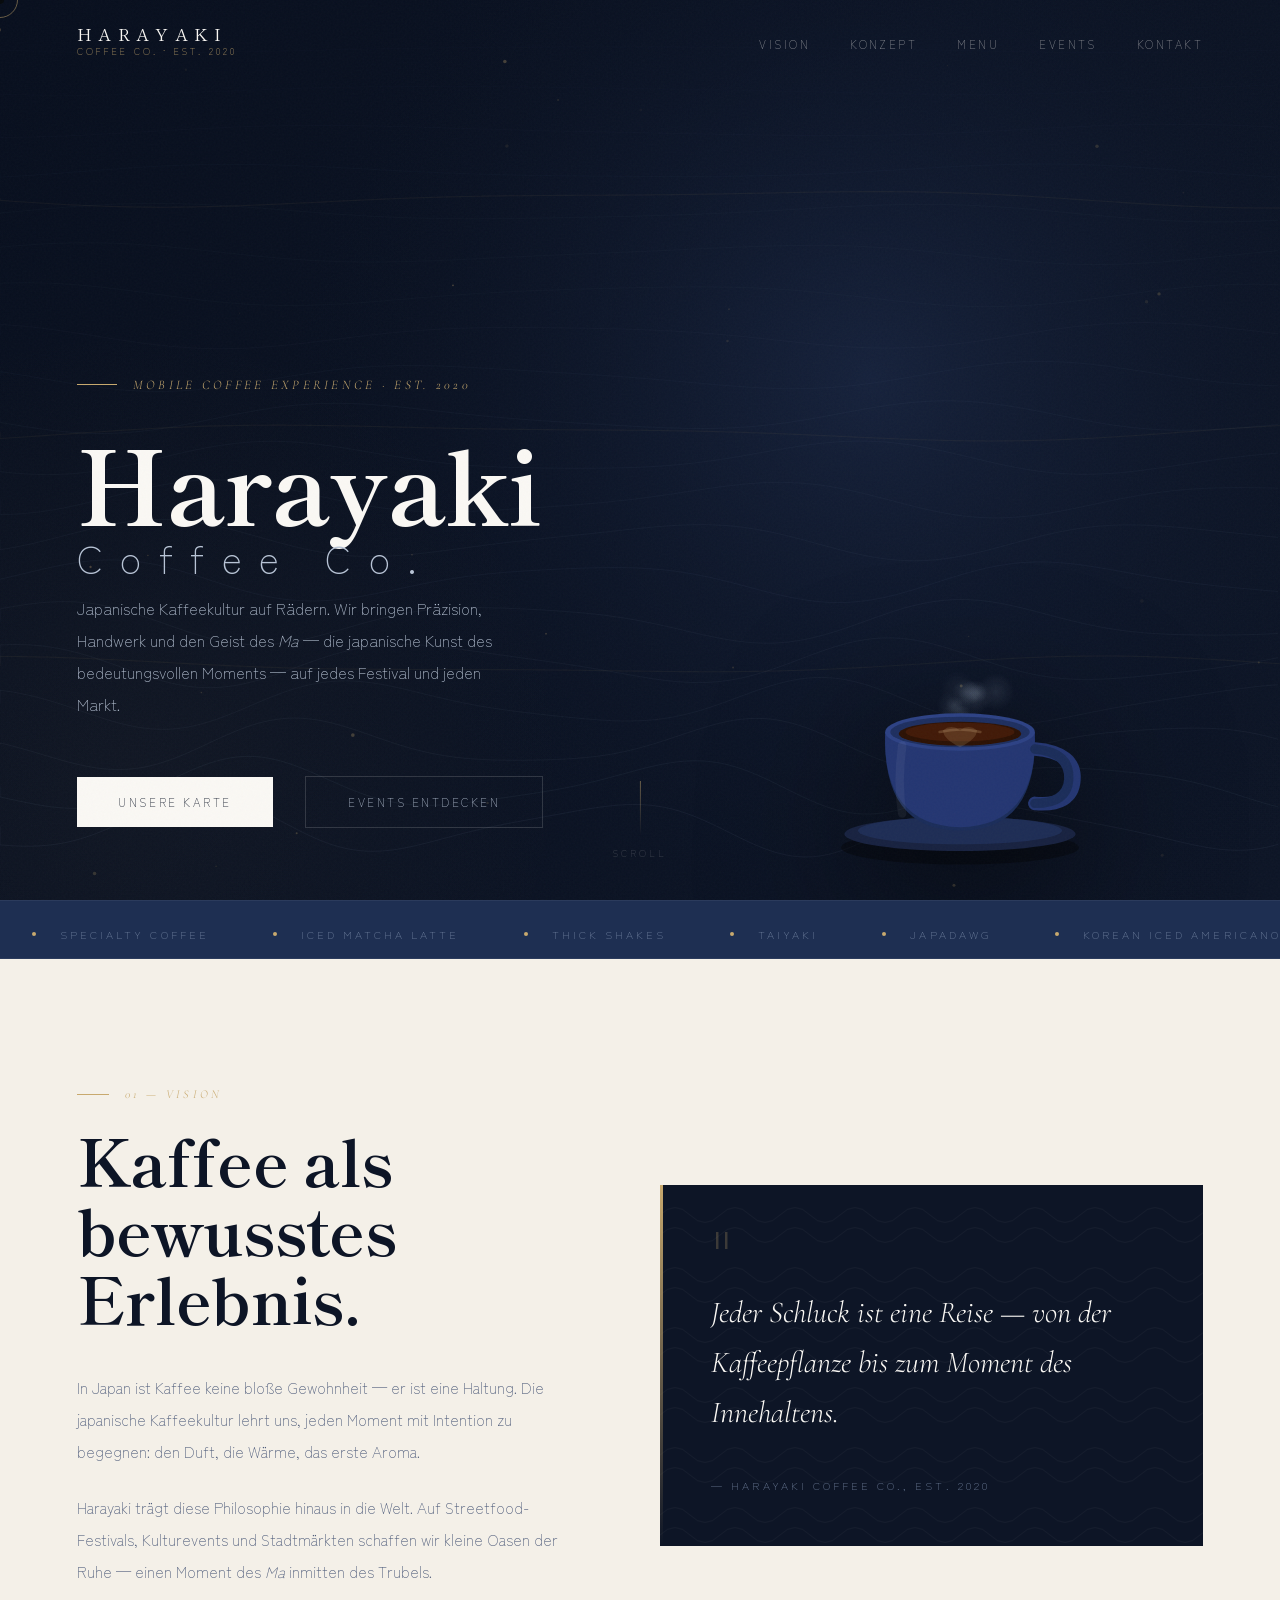
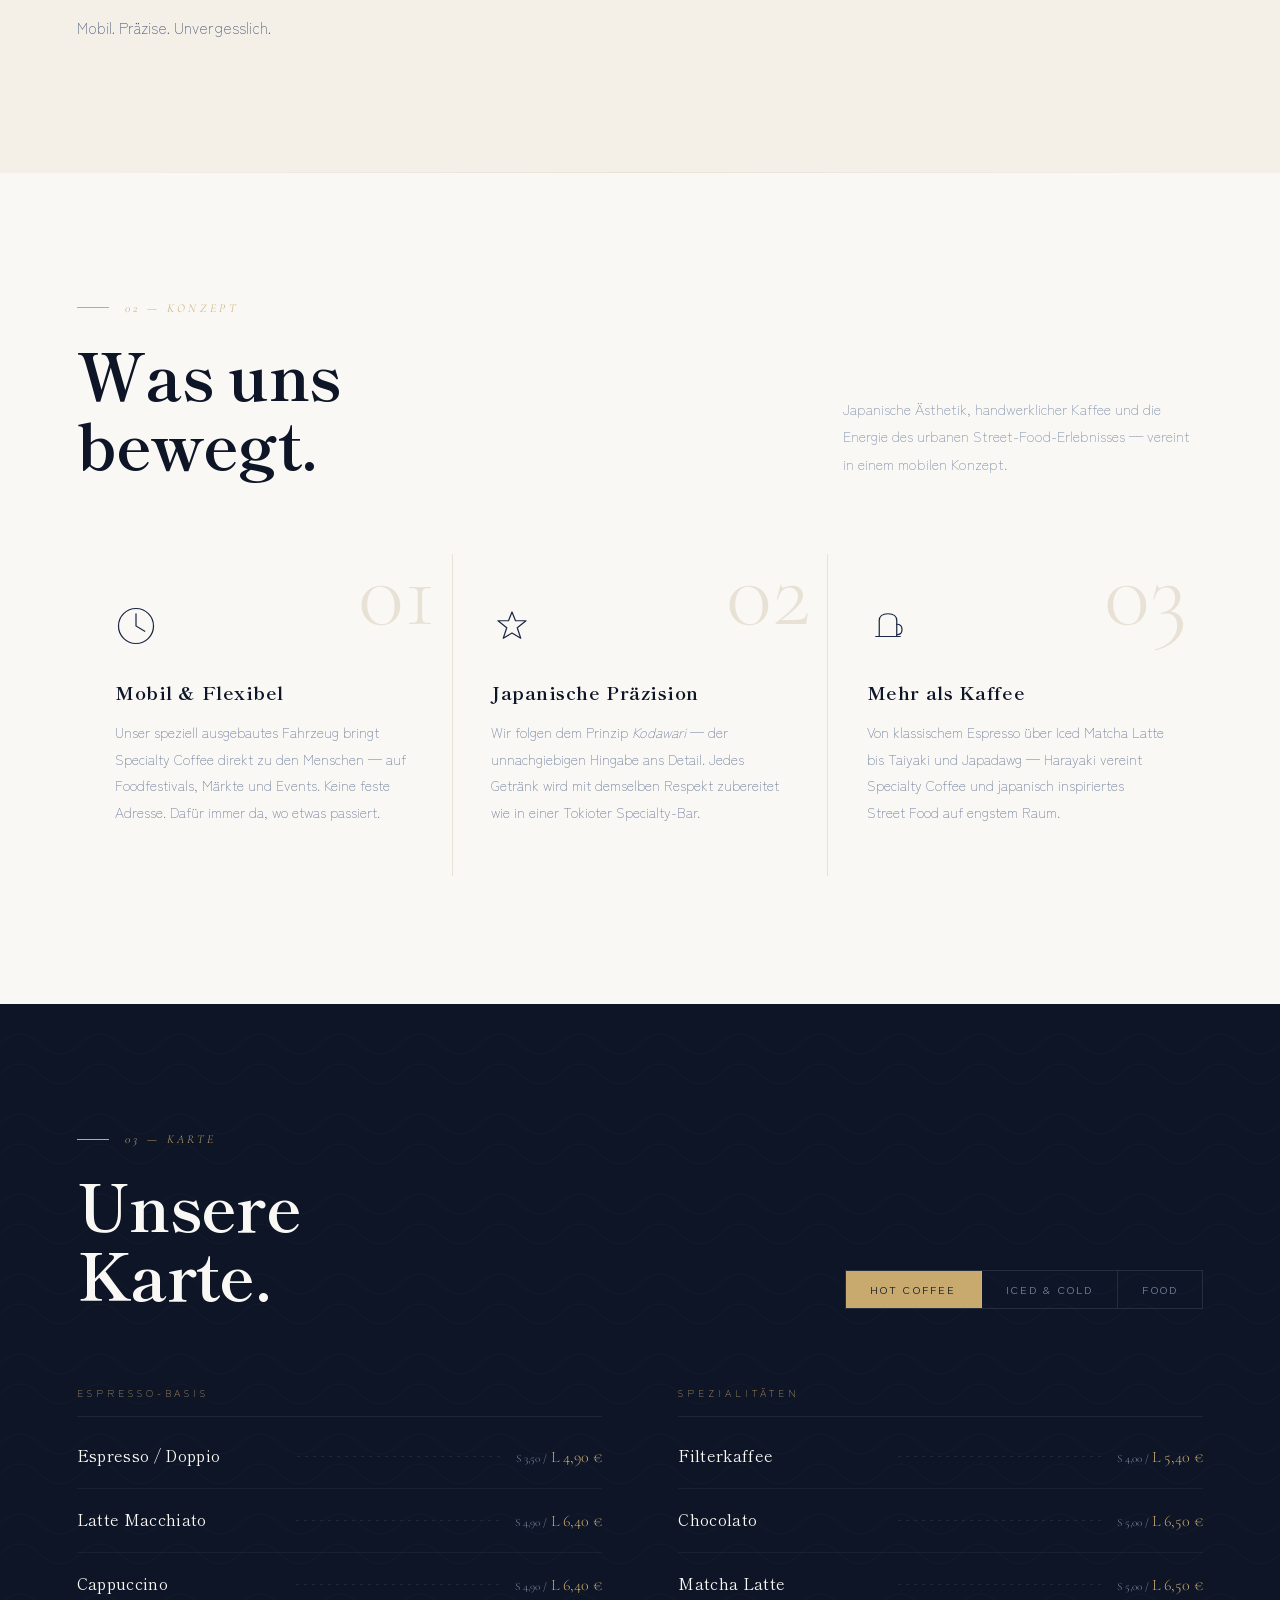
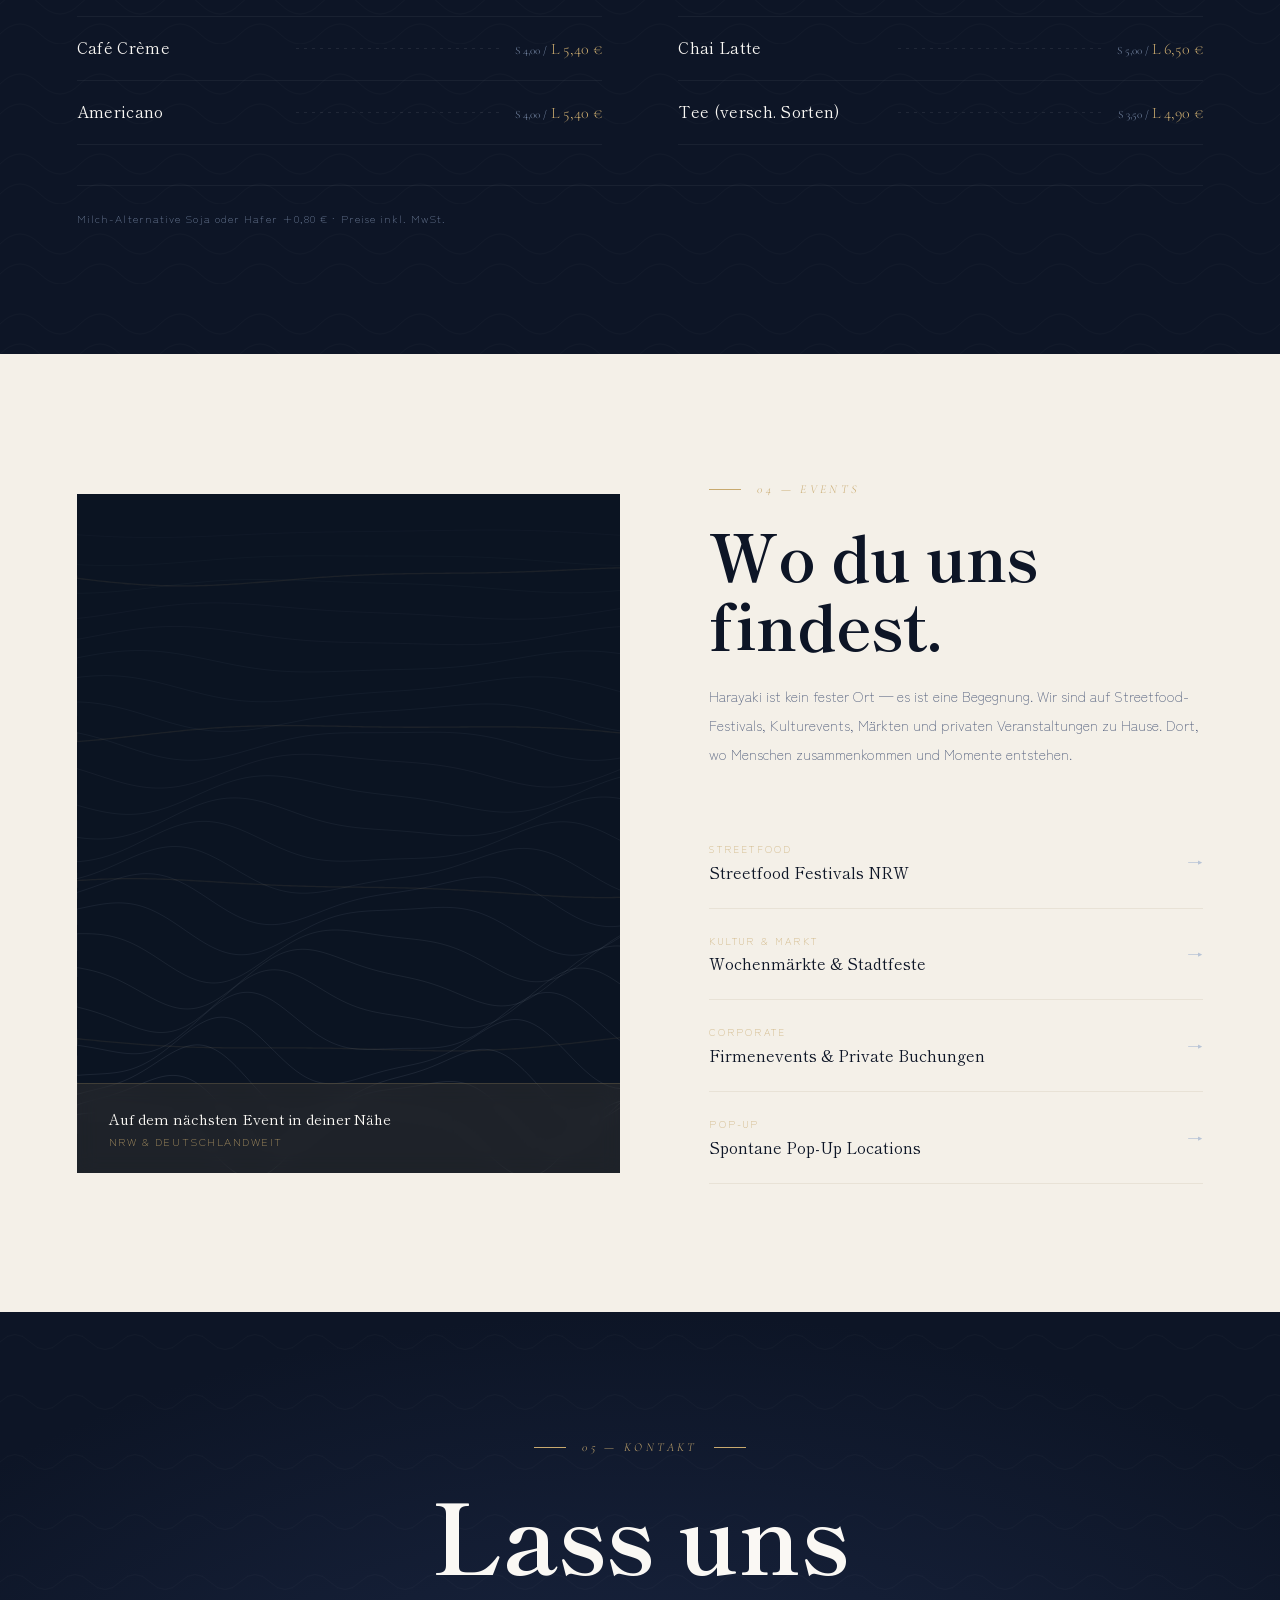
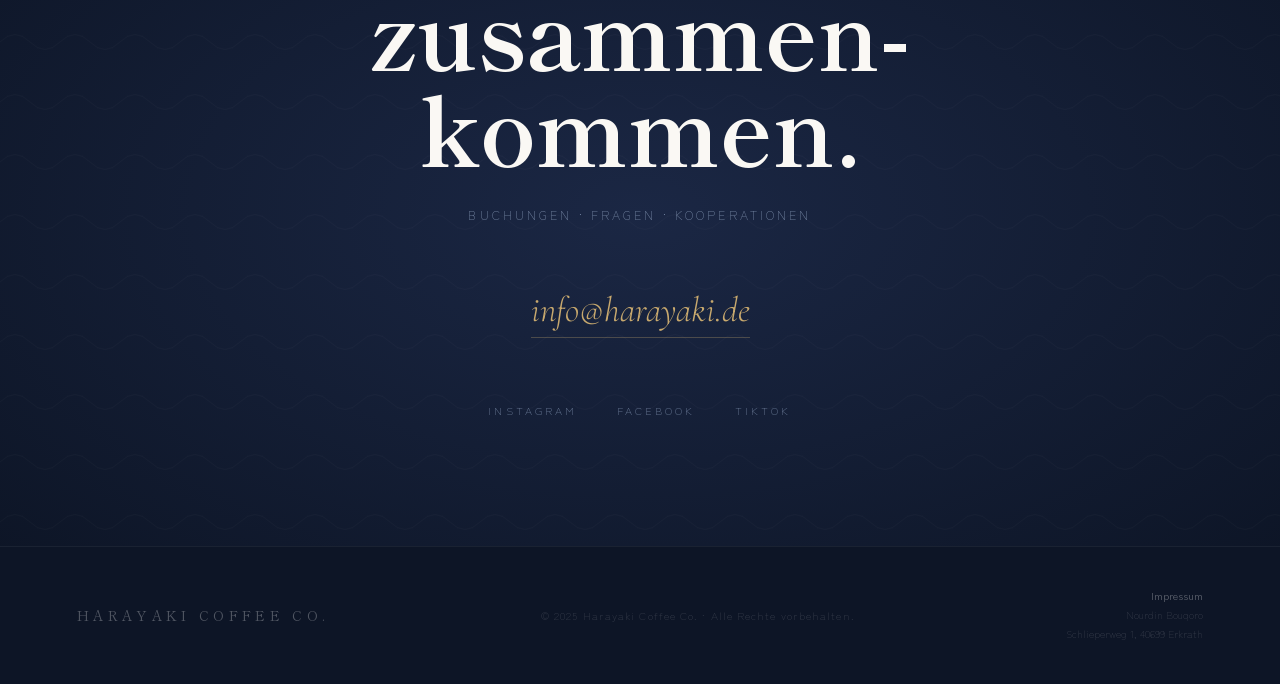
<file: harayaki.html>
<!DOCTYPE html>
<html lang="de">
<head>
<meta charset="UTF-8">
<meta name="viewport" content="width=device-width, initial-scale=1.0">
<meta name="description" content="Harayaki Coffee Co. — Japanische Kaffeekultur auf Rädern. Specialty Coffee, Iced Drinks, Thick Shakes & Street Food auf Festivals und Events in NRW.">
<title>Harayaki Coffee Co. — Mobile Coffee Experience</title>
<link rel="preconnect" href="https://fonts.googleapis.com">
<link rel="preconnect" href="https://fonts.gstatic.com" crossorigin>
<link href="https://fonts.googleapis.com/css2?family=Shippori+Mincho:wght@400;500;700&family=Cormorant+Garamond:ital,wght@0,300;0,400;1,300;1,400&family=Zen+Kaku+Gothic+Antique:wght@300;400&display=swap" rel="stylesheet">
<style>
/* ═══════════════════════════════════════════════
   HARAYAKI COFFEE CO. — style.css
   Design System + Layout + Components
   ═══════════════════════════════════════════════ */

/* ── TOKENS ── */
:root {
  --navy:        #1a2744;
  --navy-deep:   #0d1526;
  --navy-mid:    #1e2f52;
  --navy-light:  #2a3f6e;
  --cream:       #f4f0e8;
  --cream-dark:  #e8e2d6;
  --grey:        #7a8ba8;
  --grey-light:  #b8c4d6;
  --gold:        #c8a96e;
  --gold-light:  #dfc190;
  --white:       #faf8f4;

  --f-display:   'Shippori Mincho', serif;
  --f-serif:     'Cormorant Garamond', serif;
  --f-sans:      'Zen Kaku Gothic Antique', sans-serif;

  --ease-out:    cubic-bezier(0.16, 1, 0.3, 1);
  --ease-in-out: cubic-bezier(0.65, 0, 0.35, 1);

  --radius:      0px; /* deliberately sharp — japanese precision */
  --section-pad: clamp(5rem, 10vw, 11rem);
  --page-pad:    clamp(1.5rem, 6vw, 7rem);
}

/* ── RESET ── */
*, *::before, *::after { margin: 0; padding: 0; box-sizing: border-box; }
html { scroll-behavior: smooth; font-size: 16px; }
body {
  background: var(--cream);
  color: var(--navy);
  font-family: var(--f-sans);
  font-weight: 300;
  overflow-x: hidden;
  -webkit-font-smoothing: antialiased;
}
img, svg { display: block; max-width: 100%; }
a { color: inherit; text-decoration: none; }

/* ── GRAIN OVERLAY ── */
body::after {
  content: '';
  position: fixed; inset: 0;
  background-image: url("data:image/svg+xml,%3Csvg viewBox='0 0 512 512' xmlns='http://www.w3.org/2000/svg'%3E%3Cfilter id='g'%3E%3CfeTurbulence type='fractalNoise' baseFrequency='0.9' numOctaves='4' stitchTiles='stitch'/%3E%3C/filter%3E%3Crect width='100%25' height='100%25' filter='url(%23g)' opacity='1'/%3E%3C/svg%3E");
  opacity: 0.028;
  pointer-events: none;
  z-index: 9999;
}

/* ── CURSOR ── */
body { cursor: none; }
#cursor {
  position: fixed;
  width: 8px; height: 8px;
  background: var(--gold);
  border-radius: 50%;
  pointer-events: none;
  z-index: 10000;
  transform: translate(-50%, -50%);
  transition: transform 0.1s, width 0.3s var(--ease-out), height 0.3s var(--ease-out), background 0.3s;
  mix-blend-mode: multiply;
}
#cursor-ring {
  position: fixed;
  width: 36px; height: 36px;
  border: 1px solid rgba(200, 169, 110, 0.5);
  border-radius: 50%;
  pointer-events: none;
  z-index: 10000;
  transform: translate(-50%, -50%);
  transition: transform 0.18s var(--ease-out), width 0.4s var(--ease-out), height 0.4s var(--ease-out), opacity 0.3s;
}
body:has(a:hover) #cursor, body:has(button:hover) #cursor { width: 14px; height: 14px; }
body:has(a:hover) #cursor-ring, body:has(button:hover) #cursor-ring { width: 52px; height: 52px; opacity: 0.5; }
@media (hover: none) { body { cursor: auto; } #cursor, #cursor-ring { display: none; } }

/* ── NAVIGATION ── */
#nav {
  position: fixed; top: 0; left: 0; right: 0;
  z-index: 500;
  display: flex; align-items: center; justify-content: space-between;
  padding: 1.6rem var(--page-pad);
  transition: background 0.5s, backdrop-filter 0.5s, padding 0.4s;
}
#nav.scrolled {
  background: rgba(13, 21, 38, 0.92);
  backdrop-filter: blur(18px);
  padding-top: 1.1rem;
  padding-bottom: 1.1rem;
}
.nav-brand {
  display: flex; flex-direction: column;
  gap: 0.1rem;
}
.nav-brand-name {
  font-family: var(--f-display);
  font-size: 1.05rem;
  letter-spacing: 0.38em;
  color: var(--white);
  text-transform: uppercase;
  line-height: 1;
}
.nav-brand-sub {
  font-size: 0.58rem;
  letter-spacing: 0.32em;
  color: var(--gold);
  text-transform: uppercase;
  font-family: var(--f-sans);
}
.nav-links {
  display: flex; gap: 2.5rem; list-style: none;
}
.nav-links a {
  font-size: 0.7rem;
  letter-spacing: 0.22em;
  text-transform: uppercase;
  color: rgba(250, 248, 244, 0.55);
  transition: color 0.3s;
  position: relative;
}
.nav-links a::after {
  content: '';
  position: absolute;
  left: 0; bottom: -3px;
  width: 0; height: 1px;
  background: var(--gold);
  transition: width 0.35s var(--ease-out);
}
.nav-links a:hover { color: var(--white); }
.nav-links a:hover::after { width: 100%; }

/* Hamburger */
.nav-burger {
  display: none;
  flex-direction: column; gap: 5px;
  cursor: pointer; padding: 0.3rem;
  background: none; border: none;
}
.nav-burger span {
  display: block; width: 22px; height: 1px;
  background: var(--white);
  transition: transform 0.38s var(--ease-out), opacity 0.25s;
}
.nav-burger.open span:nth-child(1) { transform: translateY(6px) rotate(45deg); }
.nav-burger.open span:nth-child(2) { opacity: 0; transform: scaleX(0); }
.nav-burger.open span:nth-child(3) { transform: translateY(-6px) rotate(-45deg); }

/* Mobile menu overlay */
#mobile-menu {
  display: none;
  position: fixed; inset: 0;
  background: var(--navy-deep);
  z-index: 490;
  flex-direction: column;
  justify-content: center; align-items: center;
  gap: 0;
  opacity: 0;
  transition: opacity 0.4s;
}
#mobile-menu.open { opacity: 1; pointer-events: all; }
.mm-link {
  font-family: var(--f-display);
  font-size: clamp(2rem, 8vw, 3.5rem);
  color: rgba(250,248,244,0.15);
  letter-spacing: 0.06em;
  padding: 0.6rem 2rem;
  transition: color 0.3s, letter-spacing 0.4s var(--ease-out);
  border-bottom: 1px solid rgba(255,255,255,0.04);
  width: 100%; text-align: center;
}
.mm-link:hover { color: var(--white); letter-spacing: 0.1em; }
.mm-bottom {
  position: absolute; bottom: 3rem;
  font-size: 0.68rem; letter-spacing: 0.28em;
  color: var(--gold); text-transform: uppercase;
  font-family: var(--f-serif); font-style: italic;
}

/* ── HERO ── */
.hero {
  min-height: 100svh;
  background: var(--navy-deep);
  position: relative;
  overflow: hidden;
  display: grid;
  grid-template-columns: 1fr 1fr;
  align-items: end;
}
#hero-canvas {
  position: absolute; inset: 0;
  width: 100%; height: 100%;
  z-index: 0;
}
.hero-left {
  position: relative; z-index: 2;
  padding: clamp(6rem,12vh,9rem) var(--page-pad) clamp(4rem,8vh,6rem);
  display: flex; flex-direction: column;
}
.hero-eyebrow {
  display: flex; align-items: center; gap: 1rem;
  margin-bottom: 2.5rem;
  opacity: 0; animation: aFadeUp 1s 0.2s var(--ease-out) forwards;
}
.hero-eyebrow-line {
  width: 40px; height: 1px;
  background: var(--gold);
}
.hero-eyebrow-text {
  font-family: var(--f-serif); font-style: italic;
  font-size: 0.82rem; letter-spacing: 0.25em;
  color: var(--gold); text-transform: uppercase;
}
.hero-title {
  font-family: var(--f-display);
  font-size: clamp(4rem, 8vw, 8rem);
  font-weight: 700;
  color: var(--white);
  line-height: 0.95;
  letter-spacing: -0.01em;
  margin-bottom: 1rem;
  opacity: 0; animation: aFadeUp 1.1s 0.35s var(--ease-out) forwards;
}
.hero-title em {
  display: block;
  font-style: normal;
  font-size: 0.38em;
  font-weight: 300;
  letter-spacing: 0.45em;
  color: var(--grey-light);
  font-family: var(--f-sans);
  margin-top: 0.6rem;
}
.hero-desc {
  font-size: clamp(0.85rem, 1.5vw, 1rem);
  line-height: 2;
  color: var(--grey-light);
  max-width: 420px;
  margin-bottom: 3.5rem;
  opacity: 0; animation: aFadeUp 1s 0.55s var(--ease-out) forwards;
}
.hero-actions {
  display: flex; align-items: center; gap: 2rem; flex-wrap: wrap;
  opacity: 0; animation: aFadeUp 1s 0.72s var(--ease-out) forwards;
}
.btn {
  display: inline-flex; align-items: center; gap: 0.75rem;
  font-family: var(--f-sans);
  font-size: 0.72rem;
  letter-spacing: 0.22em;
  text-transform: uppercase;
  padding: 1.05rem 2.6rem;
  transition: all 0.35s var(--ease-out);
  position: relative; overflow: hidden;
}
.btn::before {
  content: '';
  position: absolute; inset: 0;
  transform: translateX(-101%);
  transition: transform 0.45s var(--ease-out);
}
.btn:hover::before { transform: translateX(0); }
.btn-solid {
  background: var(--white);
  color: var(--navy-deep);
}
.btn-solid::before { background: var(--gold); }
.btn-solid:hover { color: var(--white); }
.btn-ghost {
  background: transparent;
  color: var(--grey-light);
  border: 1px solid rgba(255,255,255,0.15);
}
.btn-ghost::before { background: rgba(255,255,255,0.06); }
.btn-ghost:hover { color: var(--white); border-color: rgba(255,255,255,0.35); }
.btn span { position: relative; z-index: 1; }

.hero-scroll-hint {
  position: absolute; bottom: 2.5rem; left: 50%;
  transform: translateX(-50%);
  display: flex; flex-direction: column; align-items: center; gap: 0.6rem;
  z-index: 2;
  opacity: 0; animation: aFadeIn 1s 1.6s forwards;
}
.hero-scroll-hint span {
  font-size: 0.58rem; letter-spacing: 0.38em;
  text-transform: uppercase; color: rgba(250,248,244,0.25);
}
.scroll-line {
  width: 1px; height: 55px;
  background: linear-gradient(to bottom, rgba(200,169,110,0.5), transparent);
  animation: scrollPulse 2.2s ease-in-out infinite;
}

.hero-right {
  position: relative; z-index: 2;
  display: flex; align-items: center; justify-content: center;
  padding: 2rem;
  opacity: 0; animation: aFadeIn 1.5s 0.9s var(--ease-out) forwards;
}
.hero-visual-wrap {
  position: relative;
  width: min(340px, 42vw);
}
.hero-steam-canvas {
  position: absolute;
  bottom: 90px; left: 50%;
  transform: translateX(-50%);
  width: 340px; height: 300px;
  pointer-events: none;
}
.hero-cup {
  width: 100%;
  filter: drop-shadow(0 30px 80px rgba(0,0,0,0.7));
}

/* ── MARQUEE STRIP ── */
.marquee-strip {
  background: var(--navy-mid);
  border-top: 1px solid rgba(255,255,255,0.06);
  border-bottom: 1px solid rgba(255,255,255,0.06);
  overflow: hidden;
  white-space: nowrap;
  padding: 1rem 0;
}
.marquee-inner {
  display: inline-flex;
  animation: marquee 28s linear infinite;
}
.marquee-item {
  display: inline-flex; align-items: center; gap: 1.5rem;
  padding: 0 2rem;
  font-size: 0.68rem;
  letter-spacing: 0.28em;
  text-transform: uppercase;
  color: var(--grey);
}
.marquee-dot {
  width: 4px; height: 4px;
  background: var(--gold);
  border-radius: 50%;
  flex-shrink: 0;
}

/* ── SECTION SCAFFOLDING ── */
.section {
  padding: var(--section-pad) var(--page-pad);
}
.section-label {
  display: flex; align-items: center; gap: 1rem;
  margin-bottom: 1.5rem;
}
.section-label-line {
  width: 32px; height: 1px;
  background: var(--gold);
}
.section-label-text {
  font-family: var(--f-serif); font-style: italic;
  font-size: 0.75rem; letter-spacing: 0.28em;
  color: var(--gold); text-transform: uppercase;
}
.section-num {
  font-family: var(--f-serif);
  font-size: 0.72rem; letter-spacing: 0.3em;
  color: var(--gold); display: block; margin-bottom: 1rem;
}
h2.section-title {
  font-family: var(--f-display);
  font-size: clamp(2.2rem, 5vw, 4.2rem);
  font-weight: 700;
  line-height: 1.08;
  letter-spacing: -0.01em;
}
h2.section-title.light { color: var(--white); }
h2.section-title.dark  { color: var(--navy-deep); }

/* ── VISION SECTION ── */
.vision {
  background: var(--cream);
  display: grid;
  grid-template-columns: 1fr 1.1fr;
  gap: clamp(3rem, 7vw, 8rem);
  align-items: center;
}
.vision-text { }
.vision-text .section-title { margin-bottom: 2.5rem; }
.vision-body {
  font-size: 0.95rem;
  line-height: 2.1;
  color: #4a5878;
}
.vision-body p + p { margin-top: 1.5rem; }
.vision-card {
  position: relative;
  background: var(--navy-deep);
  padding: clamp(2.5rem, 4vw, 4rem);
  overflow: hidden;
}
.vision-card::before {
  content: '';
  position: absolute; inset: 0;
  background-image: url("data:image/svg+xml,%3Csvg xmlns='http://www.w3.org/2000/svg' width='60' height='60'%3E%3Cpath d='M0 30 Q15 15 30 30 Q45 45 60 30' fill='none' stroke='rgba(255,255,255,0.035)' stroke-width='1'/%3E%3Cpath d='M0 50 Q15 35 30 50 Q45 65 60 50' fill='none' stroke='rgba(255,255,255,0.035)' stroke-width='1'/%3E%3C/svg%3E");
}
.vision-card-accent {
  position: absolute; top: 0; left: 0;
  width: 3px; height: 100%;
  background: linear-gradient(to bottom, var(--gold), transparent);
}
.vision-quote {
  font-family: var(--f-serif);
  font-style: italic;
  font-size: clamp(1.3rem, 2.5vw, 1.9rem);
  font-weight: 300;
  color: var(--white);
  line-height: 1.65;
  margin-bottom: 2rem;
  position: relative; z-index: 1;
}
.vision-quote-mark {
  display: block;
  font-size: 4.5rem;
  color: var(--gold);
  opacity: 0.25;
  line-height: 0.5;
  margin-bottom: 1rem;
}
.vision-source {
  font-size: 0.68rem;
  letter-spacing: 0.28em;
  text-transform: uppercase;
  color: var(--grey);
  position: relative; z-index: 1;
}

/* ── PILLARS SECTION ── */
.pillars {
  background: var(--white);
}
.pillars-header {
  display: grid;
  grid-template-columns: 1fr 1fr;
  gap: 2rem;
  margin-bottom: clamp(3rem, 6vw, 6rem);
  align-items: end;
}
.pillars-header-right {
  font-size: 0.9rem;
  line-height: 1.9;
  color: var(--grey);
  max-width: 360px;
  justify-self: end;
  align-self: end;
}
.pillars-grid {
  display: grid;
  grid-template-columns: repeat(3, 1fr);
  gap: 1px;
  background: var(--cream-dark);
}
.pillar {
  background: var(--white);
  padding: clamp(2rem, 4vw, 3.5rem) clamp(1.5rem, 3vw, 2.5rem);
  transition: background 0.45s var(--ease-out), transform 0.35s var(--ease-out);
  position: relative;
  overflow: hidden;
}
.pillar::after {
  content: attr(data-num);
  position: absolute;
  top: -0.5rem; right: 1rem;
  font-family: var(--f-serif);
  font-size: 6rem;
  color: var(--cream-dark);
  line-height: 1;
  transition: color 0.45s;
  pointer-events: none;
}
.pillar:hover { background: var(--navy-deep); transform: translateY(-3px); }
.pillar:hover::after { color: rgba(255,255,255,0.04); }
.pillar-icon {
  width: 42px; height: 42px;
  margin-bottom: 2rem;
  stroke: var(--navy);
  fill: none;
  transition: stroke 0.45s;
}
.pillar:hover .pillar-icon { stroke: var(--gold); }
.pillar-title {
  font-family: var(--f-display);
  font-size: 1.15rem;
  font-weight: 700;
  color: var(--navy-deep);
  margin-bottom: 0.9rem;
  letter-spacing: 0.03em;
  transition: color 0.45s;
}
.pillar:hover .pillar-title { color: var(--white); }
.pillar-text {
  font-size: 0.87rem;
  line-height: 1.9;
  color: #6a7a99;
  transition: color 0.45s;
}
.pillar:hover .pillar-text { color: var(--grey-light); }

/* ── MENU SECTION ── */
.menu-section {
  background: var(--navy-deep);
  position: relative;
  overflow: hidden;
}
.menu-section::before {
  content: '';
  position: absolute; inset: 0;
  background-image: url("data:image/svg+xml,%3Csvg xmlns='http://www.w3.org/2000/svg' width='80' height='80'%3E%3Cpath d='M0 40 Q20 20 40 40 Q60 60 80 40' fill='none' stroke='rgba(255,255,255,0.02)' stroke-width='1'/%3E%3Cpath d='M0 70 Q20 50 40 70 Q60 90 80 70' fill='none' stroke='rgba(255,255,255,0.02)' stroke-width='1'/%3E%3C/svg%3E");
}
.menu-top {
  position: relative; z-index: 1;
  display: flex; justify-content: space-between; align-items: flex-end;
  margin-bottom: clamp(3rem, 6vw, 6rem);
  flex-wrap: wrap; gap: 2rem;
}
.menu-tabs {
  display: flex; gap: 0;
  border: 1px solid rgba(255,255,255,0.1);
}
.menu-tab {
  padding: 0.65rem 1.5rem;
  font-size: 0.68rem;
  letter-spacing: 0.2em;
  text-transform: uppercase;
  color: var(--grey);
  cursor: pointer;
  border: none;
  background: transparent;
  border-right: 1px solid rgba(255,255,255,0.1);
  transition: background 0.3s, color 0.3s;
  font-family: var(--f-sans);
}
.menu-tab:last-child { border-right: none; }
.menu-tab.active { background: var(--gold); color: var(--navy-deep); }
.menu-tab:hover:not(.active) { background: rgba(255,255,255,0.05); color: var(--white); }

.menu-panel {
  display: none;
  position: relative; z-index: 1;
}
.menu-panel.active { display: block; }
.menu-grid {
  display: grid;
  grid-template-columns: 1fr 1fr;
  gap: 0 clamp(3rem, 6vw, 7rem);
}
.menu-category-title {
  font-size: 0.62rem;
  letter-spacing: 0.4em;
  text-transform: uppercase;
  color: var(--gold);
  padding-bottom: 1rem;
  border-bottom: 1px solid rgba(255,255,255,0.07);
  margin-bottom: 0.5rem;
}
.menu-row {
  display: flex;
  align-items: baseline;
  gap: 0.75rem;
  padding: 1.15rem 0;
  border-bottom: 1px solid rgba(255,255,255,0.05);
  transition: padding-left 0.3s var(--ease-out);
}
.menu-row:hover { padding-left: 0.6rem; }
.menu-row-info { flex: 1; min-width: 0; }
.menu-row-name {
  font-family: var(--f-display);
  font-size: 0.98rem;
  color: var(--white);
  letter-spacing: 0.02em;
  margin-bottom: 0.2rem;
}
.menu-row-sub {
  font-size: 0.7rem;
  color: var(--grey);
  letter-spacing: 0.04em;
}
.menu-row-dots {
  flex: 1; height: 1px; align-self: center;
  min-width: 0.5rem;
  background: repeating-linear-gradient(to right,
    rgba(255,255,255,0.08) 0, rgba(255,255,255,0.08) 3px,
    transparent 3px, transparent 8px);
}
.menu-row-price {
  font-family: var(--f-serif);
  font-size: 1rem;
  color: var(--gold);
  white-space: nowrap;
}
.menu-price-s {
  font-size: 0.7rem;
  color: var(--grey);
  margin-right: 0.2rem;
}
.menu-footnote {
  font-size: 0.68rem;
  color: var(--grey);
  letter-spacing: 0.1em;
  margin-top: 2.5rem;
  position: relative; z-index: 1;
  padding-top: 1.5rem;
  border-top: 1px solid rgba(255,255,255,0.05);
}

/* ── EVENTS SECTION ── */
.events-section {
  background: var(--cream);
  display: grid;
  grid-template-columns: 1.1fr 1fr;
  gap: clamp(3rem, 7vw, 8rem);
  align-items: center;
}
.events-visual {
  position: relative;
  aspect-ratio: 4/5;
  overflow: hidden;
  background: var(--navy-deep);
}
#events-canvas {
  position: absolute; inset: 0;
  width: 100%; height: 100%;
  display: block;
}
.events-visual-badge {
  position: absolute;
  bottom: 0; left: 0; right: 0;
  background: rgba(200,169,110,0.1);
  backdrop-filter: blur(10px);
  border-top: 1px solid rgba(200,169,110,0.2);
  padding: 1.5rem 2rem;
  z-index: 2;
}
.events-badge-title {
  font-family: var(--f-display);
  color: var(--white);
  font-size: 0.9rem;
  margin-bottom: 0.25rem;
}
.events-badge-sub {
  font-size: 0.68rem;
  color: var(--gold);
  letter-spacing: 0.14em;
  text-transform: uppercase;
}
.events-content .section-title { margin-bottom: 1.5rem; }
.events-body {
  font-size: 0.9rem;
  line-height: 2;
  color: #4a5878;
  margin-bottom: 3rem;
}
.events-list { display: flex; flex-direction: column; }
.event-row {
  display: flex;
  justify-content: space-between;
  align-items: center;
  padding: 1.5rem 0;
  border-bottom: 1px solid var(--cream-dark);
  transition: padding-left 0.3s var(--ease-out), border-color 0.3s;
  cursor: default;
}
.event-row:hover { padding-left: 0.5rem; border-color: var(--gold); }
.event-tag {
  font-size: 0.62rem;
  letter-spacing: 0.22em;
  color: var(--gold);
  text-transform: uppercase;
  margin-bottom: 0.3rem;
}
.event-name {
  font-family: var(--f-display);
  font-size: 0.98rem;
  color: var(--navy-deep);
}
.event-arrow {
  font-size: 1rem;
  color: var(--grey-light);
  transition: transform 0.3s, color 0.3s;
}
.event-row:hover .event-arrow { transform: translateX(5px); color: var(--gold); }

/* ── CONTACT SECTION ── */
.contact-section {
  background: var(--navy-deep);
  position: relative;
  overflow: hidden;
  text-align: center;
}
.contact-section::before {
  content: '';
  position: absolute; inset: 0;
  background: radial-gradient(ellipse 70% 60% at 50% 60%, rgba(36,51,88,0.6) 0%, transparent 100%);
}
.contact-section::after {
  content: '';
  position: absolute; inset: 0;
  background-image: url("data:image/svg+xml,%3Csvg xmlns='http://www.w3.org/2000/svg' width='60' height='60'%3E%3Cpath d='M0 30 Q15 15 30 30 Q45 45 60 30' fill='none' stroke='rgba(255,255,255,0.02)' stroke-width='1'/%3E%3C/svg%3E");
}
.contact-inner {
  position: relative; z-index: 1;
  max-width: 680px;
  margin: 0 auto;
}
.contact-title {
  font-family: var(--f-display);
  font-size: clamp(2.8rem, 8vw, 6rem);
  font-weight: 700;
  color: var(--white);
  line-height: 1;
  margin-bottom: 2rem;
}
.contact-sub {
  font-size: 0.78rem;
  letter-spacing: 0.25em;
  text-transform: uppercase;
  color: var(--grey);
  margin-bottom: 4rem;
}
.contact-email {
  display: inline-block;
  font-family: var(--f-serif);
  font-style: italic;
  font-size: clamp(1.4rem, 3vw, 2.2rem);
  color: var(--gold);
  border-bottom: 1px solid rgba(200,169,110,0.3);
  padding-bottom: 0.4rem;
  margin-bottom: 4rem;
  transition: color 0.3s, border-color 0.3s;
}
.contact-email:hover { color: var(--white); border-color: rgba(255,255,255,0.35); }
.contact-socials {
  display: flex;
  justify-content: center;
  gap: 2.5rem;
  flex-wrap: wrap;
}
.contact-social-link {
  font-size: 0.68rem;
  letter-spacing: 0.28em;
  text-transform: uppercase;
  color: var(--grey);
  transition: color 0.3s;
  position: relative;
}
.contact-social-link::after {
  content: '';
  position: absolute; left: 0; bottom: -2px;
  width: 0; height: 1px;
  background: var(--gold);
  transition: width 0.35s var(--ease-out);
}
.contact-social-link:hover { color: var(--white); }
.contact-social-link:hover::after { width: 100%; }

/* ── FOOTER ── */
footer {
  background: var(--navy-deep);
  border-top: 1px solid rgba(255,255,255,0.055);
  padding: 2.5rem var(--page-pad);
  display: flex;
  align-items: center;
  justify-content: space-between;
  gap: 2rem;
  flex-wrap: wrap;
}
.footer-brand {
  font-family: var(--f-display);
  font-size: 0.85rem;
  letter-spacing: 0.32em;
  color: rgba(255,255,255,0.28);
  text-transform: uppercase;
}
.footer-copy {
  font-size: 0.68rem;
  color: rgba(255,255,255,0.18);
  letter-spacing: 0.1em;
  text-align: center;
  line-height: 1.8;
}
.footer-impressum {
  font-size: 0.65rem;
  color: rgba(255,255,255,0.18);
  text-align: right;
  line-height: 1.8;
}
.footer-impressum strong { color: rgba(255,255,255,0.32); font-weight: 400; }

/* ── DIVIDER ── */
.divider {
  height: 1px;
  background: linear-gradient(to right, transparent, var(--cream-dark), transparent);
  margin: 0 var(--page-pad);
}

/* ── SCROLL REVEAL ── */
.reveal { opacity: 1; transform: none; }
.js-ready .reveal {
  opacity: 0; transform: translateY(28px);
  transition: opacity 0.9s var(--ease-out), transform 0.9s var(--ease-out);
}
.js-ready .reveal.up { transform: translateY(28px); }
.js-ready .reveal.left { transform: translateX(-28px); }
.js-ready .reveal.right { transform: translateX(28px); }
.js-ready .reveal.visible { opacity: 1; transform: none; }

/* ── KEYFRAMES ── */
@keyframes aFadeUp {
  from { opacity: 0; transform: translateY(22px); }
  to   { opacity: 1; transform: translateY(0); }
}
@keyframes aFadeIn {
  from { opacity: 0; } to { opacity: 1; }
}
@keyframes scrollPulse {
  0%, 100% { opacity: 0.5; transform: scaleY(1); }
  50%       { opacity: 1; transform: scaleY(1.15); }
}
@keyframes marquee {
  from { transform: translateX(0); }
  to   { transform: translateX(-50%); }
}

/* ── RESPONSIVE: TABLET ── */
@media (max-width: 1100px) {
  .hero { grid-template-columns: 1fr; }
  .hero-right { display: none; }
  .hero-title { font-size: clamp(3.5rem, 12vw, 6rem); }
  .vision { grid-template-columns: 1fr; }
  .pillars-grid { grid-template-columns: 1fr 1fr; }
  .pillars-header { grid-template-columns: 1fr; }
  .pillars-header-right { justify-self: start; }
  .events-section { grid-template-columns: 1fr; }
  .events-visual { aspect-ratio: 16/7; }
  .menu-grid { gap: 0 3rem; }
}

/* ── RESPONSIVE: MOBILE ── */
@media (max-width: 768px) {
  :root { --page-pad: 1.4rem; --section-pad: 4.5rem; }

  /* Nav */
  .nav-links { display: none; }
  .nav-burger { display: flex; }
  #mobile-menu { display: flex; }

  /* Hero */
  .hero { min-height: 100svh; }
  .hero-left { padding: 6.5rem 1.4rem 4rem; justify-content: flex-end; }
  .hero-title { font-size: clamp(2.8rem, 13vw, 4.8rem); }
  .hero-desc { font-size: 0.87rem; }
  .hero-actions { flex-direction: column; align-items: stretch; gap: 1rem; }
  .btn { justify-content: center; }
  .hero-scroll-hint { display: none; }

  /* Pillars */
  .pillars-grid { grid-template-columns: 1fr; }
  .pillar::after { font-size: 4rem; }

  /* Menu */
  .menu-top { flex-direction: column; align-items: flex-start; gap: 1.5rem; }
  .menu-tabs { width: 100%; overflow-x: auto; }
  .menu-grid { grid-template-columns: 1fr; }

  /* Events */
  .events-visual { aspect-ratio: 4/3; }

  /* Contact */
  .contact-section { padding: 5rem 1.4rem; }

  /* Footer */
  footer { flex-direction: column; text-align: center; gap: 1.2rem; }
  .footer-impressum { text-align: center; }
}

@media (max-width: 400px) {
  .hero-title { font-size: 2.6rem; }
  .vision-quote { font-size: 1.15rem; }
}

</style>
</head>
<body>

<!-- CURSOR -->
<div id="cursor"></div>
<div id="cursor-ring"></div>

<!-- ══ NAVIGATION ══ -->
<nav id="nav">
  <a href="#" class="nav-brand">
    <span class="nav-brand-name">Harayaki</span>
    <span class="nav-brand-sub">Coffee Co. · Est. 2020</span>
  </a>
  <ul class="nav-links">
    <li><a href="#vision">Vision</a></li>
    <li><a href="#konzept">Konzept</a></li>
    <li><a href="#menu">Menu</a></li>
    <li><a href="#events">Events</a></li>
    <li><a href="#kontakt">Kontakt</a></li>
  </ul>
  <button class="nav-burger" id="burger" aria-label="Menü öffnen">
    <span></span><span></span><span></span>
  </button>
</nav>

<!-- Mobile Menu -->
<div id="mobile-menu">
  <a href="#vision" class="mm-link">Vision</a>
  <a href="#konzept" class="mm-link">Konzept</a>
  <a href="#menu" class="mm-link">Menu</a>
  <a href="#events" class="mm-link">Events</a>
  <a href="#kontakt" class="mm-link">Kontakt</a>
  <span class="mm-bottom">Mobile Coffee Experience · Est. 2020</span>
</div>

<!-- ══ HERO ══ -->
<section class="hero">
  <canvas id="hero-canvas"></canvas>

  <div class="hero-left">
    <div class="hero-eyebrow">
      <div class="hero-eyebrow-line"></div>
      <span class="hero-eyebrow-text">Mobile Coffee Experience · Est. 2020</span>
    </div>
    <h1 class="hero-title">
      Harayaki
      <em>Coffee Co.</em>
    </h1>
    <p class="hero-desc">
      Japanische Kaffeekultur auf Rädern. Wir bringen Präzision, Handwerk und den Geist des <i>Ma</i> — die japanische Kunst des bedeutungsvollen Moments — auf jedes Festival und jeden Markt.
    </p>
    <div class="hero-actions">
      <a href="#menu" class="btn btn-solid"><span>Unsere Karte</span></a>
      <a href="#events" class="btn btn-ghost"><span>Events entdecken</span></a>
    </div>
  </div>

  <div class="hero-right">
    <div class="hero-visual-wrap">
      <canvas id="steam-canvas" class="hero-steam-canvas" width="340" height="300"></canvas>
      <!-- Espresso cup -->
      <svg class="hero-cup" viewBox="0 0 200 170" xmlns="http://www.w3.org/2000/svg" fill="none">
        <!-- saucer shadow -->
        <ellipse cx="100" cy="158" rx="70" ry="10" fill="rgba(0,0,0,0.35)"/>
        <!-- saucer -->
        <ellipse cx="100" cy="150" rx="68" ry="10" fill="#182240"/>
        <ellipse cx="100" cy="148" rx="60" ry="8" fill="#1e2d55"/>
        <!-- cup body -->
        <path d="M56 90 Q54 148 100 148 Q146 148 144 90 Z" fill="#1b2d5a"/>
        <path d="M56 90 Q54 145 100 146 Q146 145 144 90 Z" fill="#243672"/>
        <!-- cup rim -->
        <ellipse cx="100" cy="90" rx="44" ry="11" fill="#2d4285"/>
        <ellipse cx="100" cy="90" rx="41" ry="9" fill="#1e2f60"/>
        <!-- coffee surface -->
        <ellipse cx="100" cy="91" rx="36" ry="7" fill="#2c1205"/>
        <ellipse cx="100" cy="90" rx="32" ry="5.5" fill="#421a08"/>
        <!-- latte art - simple heart -->
        <path d="M90 89 Q95 85 100 89 Q105 85 110 89 Q110 94 100 99 Q90 94 90 89Z"
              fill="rgba(210,175,125,0.18)"/>
        <path d="M88 90 Q100 87 112 90" stroke="rgba(220,185,135,0.22)" stroke-width="1.5" stroke-linecap="round"/>
        <!-- handle -->
        <path d="M144 100 Q168 102 167 118 Q166 134 144 132"
              stroke="#243672" stroke-width="8" stroke-linecap="round"/>
        <path d="M144 100 Q165 102 164 118 Q163 132 144 132"
              stroke="#1b2d5a" stroke-width="5.5" stroke-linecap="round"/>
        <!-- highlight -->
        <path d="M66 98 Q63 120 66 138" stroke="rgba(255,255,255,0.05)" stroke-width="5" stroke-linecap="round"/>
        <!-- steam wisps (decorative, animated by canvas) -->
      </svg>
    </div>
  </div>

  <div class="hero-scroll-hint">
    <div class="scroll-line"></div>
    <span>Scroll</span>
  </div>
</section>

<!-- ══ MARQUEE STRIP ══ -->
<div class="marquee-strip">
  <div class="marquee-inner">
    <!-- repeated twice for seamless loop -->
    <span class="marquee-item"><span class="marquee-dot"></span>Specialty Coffee</span>
    <span class="marquee-item"><span class="marquee-dot"></span>Iced Matcha Latte</span>
    <span class="marquee-item"><span class="marquee-dot"></span>Thick Shakes</span>
    <span class="marquee-item"><span class="marquee-dot"></span>Taiyaki</span>
    <span class="marquee-item"><span class="marquee-dot"></span>Japadawg</span>
    <span class="marquee-item"><span class="marquee-dot"></span>Korean Iced Americano</span>
    <span class="marquee-item"><span class="marquee-dot"></span>NRW &amp; Deutschlandweit</span>
    <span class="marquee-item"><span class="marquee-dot"></span>Streetfood Festivals</span>
    <span class="marquee-item"><span class="marquee-dot"></span>Est. 2020</span>
    <!-- dupe -->
    <span class="marquee-item"><span class="marquee-dot"></span>Specialty Coffee</span>
    <span class="marquee-item"><span class="marquee-dot"></span>Iced Matcha Latte</span>
    <span class="marquee-item"><span class="marquee-dot"></span>Thick Shakes</span>
    <span class="marquee-item"><span class="marquee-dot"></span>Taiyaki</span>
    <span class="marquee-item"><span class="marquee-dot"></span>Japadawg</span>
    <span class="marquee-item"><span class="marquee-dot"></span>Korean Iced Americano</span>
    <span class="marquee-item"><span class="marquee-dot"></span>NRW &amp; Deutschlandweit</span>
    <span class="marquee-item"><span class="marquee-dot"></span>Streetfood Festivals</span>
    <span class="marquee-item"><span class="marquee-dot"></span>Est. 2020</span>
  </div>
</div>

<!-- ══ VISION ══ -->
<section class="section vision" id="vision">
  <div class="vision-text reveal">
    <div class="section-label">
      <div class="section-label-line"></div>
      <span class="section-label-text">01 — Vision</span>
    </div>
    <h2 class="section-title dark">Kaffee als<br>bewusstes<br>Erlebnis.</h2>
    <div class="vision-body">
      <p>In Japan ist Kaffee keine bloße Gewohnheit — er ist eine Haltung. Die japanische Kaffeekultur lehrt uns, jeden Moment mit Intention zu begegnen: den Duft, die Wärme, das erste Aroma.</p>
      <p>Harayaki trägt diese Philosophie hinaus in die Welt. Auf Streetfood-Festivals, Kulturevents und Stadtmärkten schaffen wir kleine Oasen der Ruhe — einen Moment des <i>Ma</i> inmitten des Trubels.</p>
      <p>Mobil. Präzise. Unvergesslich.</p>
    </div>
  </div>
  <div class="reveal right" style="transition-delay: 0.15s">
    <div class="vision-card">
      <div class="vision-card-accent"></div>
      <span class="vision-quote-mark">"</span>
      <p class="vision-quote">Jeder Schluck ist eine Reise — von der Kaffeepflanze bis zum Moment des Innehaltens.</p>
      <span class="vision-source">— Harayaki Coffee Co., Est. 2020</span>
    </div>
  </div>
</section>

<div class="divider"></div>

<!-- ══ KONZEPT / PILLARS ══ -->
<section class="section pillars" id="konzept">
  <div class="pillars-header reveal">
    <div>
      <div class="section-label">
        <div class="section-label-line"></div>
        <span class="section-label-text">02 — Konzept</span>
      </div>
      <h2 class="section-title dark">Was uns<br>bewegt.</h2>
    </div>
    <p class="pillars-header-right">Japanische Ästhetik, handwerklicher Kaffee und die Energie des urbanen Street-Food-Erlebnisses — vereint in einem mobilen Konzept.</p>
  </div>
  <div class="pillars-grid">
    <div class="pillar reveal" data-num="01" style="transition-delay:0.05s">
      <svg class="pillar-icon" viewBox="0 0 48 48"><circle cx="24" cy="24" r="20" stroke-width="1.4"/><path d="M24 10v14l10 6" stroke-width="1.4" stroke-linecap="round"/></svg>
      <h3 class="pillar-title">Mobil &amp; Flexibel</h3>
      <p class="pillar-text">Unser speziell ausgebautes Fahrzeug bringt Specialty Coffee direkt zu den Menschen — auf Foodfestivals, Märkte und Events. Keine feste Adresse. Dafür immer da, wo etwas passiert.</p>
    </div>
    <div class="pillar reveal" data-num="02" style="transition-delay:0.12s">
      <svg class="pillar-icon" viewBox="0 0 48 48"><path d="M24 8l4 10 12 0-10 8 4 12L24 32l-10 6 4-12L8 18l12 0z" stroke-width="1.4" stroke-linejoin="round"/></svg>
      <h3 class="pillar-title">Japanische Präzision</h3>
      <p class="pillar-text">Wir folgen dem Prinzip <i>Kodawari</i> — der unnachgiebigen Hingabe ans Detail. Jedes Getränk wird mit demselben Respekt zubereitet wie in einer Tokioter Specialty-Bar.</p>
    </div>
    <div class="pillar reveal" data-num="03" style="transition-delay:0.19s">
      <svg class="pillar-icon" viewBox="0 0 48 48"><path d="M14 36V18Q14 10 24 10Q34 10 34 18V36" stroke-width="1.4" stroke-linecap="round"/><path d="M34 22Q40 22 40 28Q40 34 34 34" stroke-width="1.4" stroke-linecap="round"/><path d="M10 36h28" stroke-width="1.4" stroke-linecap="round"/></svg>
      <h3 class="pillar-title">Mehr als Kaffee</h3>
      <p class="pillar-text">Von klassischem Espresso über Iced Matcha Latte bis Taiyaki und Japadawg — Harayaki vereint Specialty Coffee und japanisch inspiriertes Street Food auf engstem Raum.</p>
    </div>
  </div>
</section>

<!-- ══ MENU ══ -->
<section class="section menu-section" id="menu">
  <div class="menu-top">
    <div>
      <div class="section-label">
        <div class="section-label-line"></div>
        <span class="section-label-text">03 — Karte</span>
      </div>
      <h2 class="section-title light">Unsere<br>Karte.</h2>
    </div>
    <div class="menu-tabs">
      <button class="menu-tab active" data-panel="panel-hot">Hot Coffee</button>
      <button class="menu-tab" data-panel="panel-iced">Iced &amp; Cold</button>
      <button class="menu-tab" data-panel="panel-food">Food</button>
    </div>
  </div>

  <!-- HOT COFFEE -->
  <div class="menu-panel active" id="panel-hot">
    <div class="menu-grid">
      <div>
        <div class="menu-category-title">Espresso-Basis</div>
        <div class="menu-row reveal"><div class="menu-row-info"><div class="menu-row-name">Espresso / Doppio</div></div><div class="menu-row-dots"></div><div class="menu-row-price"><span class="menu-price-s">S 3,50 /</span>L 4,90 €</div></div>
        <div class="menu-row reveal"><div class="menu-row-info"><div class="menu-row-name">Latte Macchiato</div></div><div class="menu-row-dots"></div><div class="menu-row-price"><span class="menu-price-s">S 4,90 /</span>L 6,40 €</div></div>
        <div class="menu-row reveal"><div class="menu-row-info"><div class="menu-row-name">Cappuccino</div></div><div class="menu-row-dots"></div><div class="menu-row-price"><span class="menu-price-s">S 4,90 /</span>L 6,40 €</div></div>
        <div class="menu-row reveal"><div class="menu-row-info"><div class="menu-row-name">Café Crème</div></div><div class="menu-row-dots"></div><div class="menu-row-price"><span class="menu-price-s">S 4,00 /</span>L 5,40 €</div></div>
        <div class="menu-row reveal"><div class="menu-row-info"><div class="menu-row-name">Americano</div></div><div class="menu-row-dots"></div><div class="menu-row-price"><span class="menu-price-s">S 4,00 /</span>L 5,40 €</div></div>
      </div>
      <div>
        <div class="menu-category-title">Spezialitäten</div>
        <div class="menu-row reveal"><div class="menu-row-info"><div class="menu-row-name">Filterkaffee</div></div><div class="menu-row-dots"></div><div class="menu-row-price"><span class="menu-price-s">S 4,00 /</span>L 5,40 €</div></div>
        <div class="menu-row reveal"><div class="menu-row-info"><div class="menu-row-name">Chocolato</div></div><div class="menu-row-dots"></div><div class="menu-row-price"><span class="menu-price-s">S 5,00 /</span>L 6,50 €</div></div>
        <div class="menu-row reveal"><div class="menu-row-info"><div class="menu-row-name">Matcha Latte</div></div><div class="menu-row-dots"></div><div class="menu-row-price"><span class="menu-price-s">S 5,00 /</span>L 6,50 €</div></div>
        <div class="menu-row reveal"><div class="menu-row-info"><div class="menu-row-name">Chai Latte</div></div><div class="menu-row-dots"></div><div class="menu-row-price"><span class="menu-price-s">S 5,00 /</span>L 6,50 €</div></div>
        <div class="menu-row reveal"><div class="menu-row-info"><div class="menu-row-name">Tee (versch. Sorten)</div></div><div class="menu-row-dots"></div><div class="menu-row-price"><span class="menu-price-s">S 3,50 /</span>L 4,90 €</div></div>
      </div>
    </div>
    <p class="menu-footnote">Milch-Alternative Soja oder Hafer +0,80 € · Preise inkl. MwSt.</p>
  </div>

  <!-- ICED & COLD -->
  <div class="menu-panel" id="panel-iced">
    <div class="menu-grid">
      <div>
        <div class="menu-category-title">Iced Drinks</div>
        <div class="menu-row reveal"><div class="menu-row-info"><div class="menu-row-name">Iced Matcha Latte</div><div class="menu-row-sub">Yuzu · Strawberry · Coconut · Mango</div></div><div class="menu-row-dots"></div><div class="menu-row-price">8,00 €</div></div>
        <div class="menu-row reveal"><div class="menu-row-info"><div class="menu-row-name">Iced Macchiato</div><div class="menu-row-sub">Espresso · Milch · Eis</div></div><div class="menu-row-dots"></div><div class="menu-row-price">6,00 €</div></div>
        <div class="menu-row reveal"><div class="menu-row-info"><div class="menu-row-name">Korean Iced Americano</div><div class="menu-row-sub">Half Shot · Coconut Water</div></div><div class="menu-row-dots"></div><div class="menu-row-price">6,00 €</div></div>
      </div>
      <div>
        <div class="menu-category-title">Thick Shakes</div>
        <div class="menu-row reveal"><div class="menu-row-info"><div class="menu-row-name">Cookie's &amp; Cream</div><div class="menu-row-sub">Cremig · Oreo · Whipped Cream</div></div><div class="menu-row-dots"></div><div class="menu-row-price">6,00 €</div></div>
        <div class="menu-row reveal"><div class="menu-row-info"><div class="menu-row-name">Ginger Bread</div><div class="menu-row-sub">Würzig · Warm · Signature</div></div><div class="menu-row-dots"></div><div class="menu-row-price">6,00 €</div></div>
        <div class="menu-row reveal"><div class="menu-row-info"><div class="menu-row-name">Salted Caramel Popcorn</div><div class="menu-row-sub">Süß-salzig · Unwiderstehlich</div></div><div class="menu-row-dots"></div><div class="menu-row-price">6,00 €</div></div>
      </div>
    </div>
    <p class="menu-footnote">Milch-Alternative Soja oder Hafer +0,80 € · Preise inkl. MwSt.</p>
  </div>

  <!-- FOOD -->
  <div class="menu-panel" id="panel-food">
    <div class="menu-grid">
      <div>
        <div class="menu-category-title">Taiyaki</div>
        <div class="menu-row reveal"><div class="menu-row-info"><div class="menu-row-name">Taiyaki — Nutella</div><div class="menu-row-sub">Japanisches Fischgebäck</div></div><div class="menu-row-dots"></div><div class="menu-row-price">5,00 €</div></div>
        <div class="menu-row reveal"><div class="menu-row-info"><div class="menu-row-name">Taiyaki — Rote Bohnen</div><div class="menu-row-sub">Japanisches Fischgebäck</div></div><div class="menu-row-dots"></div><div class="menu-row-price">5,00 €</div></div>
        <div class="menu-category-title" style="margin-top:2rem">Japadawg</div>
        <div class="menu-row reveal"><div class="menu-row-info"><div class="menu-row-name">Tokyo Classic</div><div class="menu-row-sub">Geflügelwurst, Gurken, Senf &amp; Ketchup</div></div><div class="menu-row-dots"></div><div class="menu-row-price">5,00 €</div></div>
        <div class="menu-row reveal"><div class="menu-row-info"><div class="menu-row-name">Umami Bomb</div><div class="menu-row-sub">Guacamole, Kewpie Mayo, Wakame, Teriyaki</div></div><div class="menu-row-dots"></div><div class="menu-row-price">6,00 €</div></div>
      </div>
      <div>
        <div class="menu-category-title" style="visibility:hidden">—</div>
        <div style="padding-top: calc(2 * (1.15rem * 2 + 0.2rem))"></div>
        <div class="menu-category-title" style="margin-top:2rem">Japadawg (Forts.)</div>
        <div class="menu-row reveal"><div class="menu-row-info"><div class="menu-row-name">Samurai Warrior</div><div class="menu-row-sub">Kimchi, Sriracha Mayo, Nori, Teriyaki</div></div><div class="menu-row-dots"></div><div class="menu-row-price">6,00 €</div></div>
        <div class="menu-row reveal"><div class="menu-row-info"><div class="menu-row-name">Okonomi Bite</div><div class="menu-row-sub">Rindswurst, Kimchi, Bonito, Kewpie Mayo</div></div><div class="menu-row-dots"></div><div class="menu-row-price">7,00 €</div></div>
      </div>
    </div>
    <p class="menu-footnote">Saisonale Specials auf Anfrage · Alle Preise inkl. MwSt.</p>
  </div>
</section>

<!-- ══ EVENTS ══ -->
<section class="section events-section" id="events">
  <div class="events-visual reveal left">
    <canvas id="events-canvas"></canvas>
    <div class="events-visual-badge">
      <div class="events-badge-title">Auf dem nächsten Event in deiner Nähe</div>
      <div class="events-badge-sub">NRW &amp; Deutschlandweit</div>
    </div>
  </div>
  <div class="events-content reveal" style="transition-delay:0.18s">
    <div class="section-label">
      <div class="section-label-line"></div>
      <span class="section-label-text">04 — Events</span>
    </div>
    <h2 class="section-title dark">Wo du uns<br>findest.</h2>
    <p class="events-body">Harayaki ist kein fester Ort — es ist eine Begegnung. Wir sind auf Streetfood-Festivals, Kulturevents, Märkten und privaten Veranstaltungen zu Hause. Dort, wo Menschen zusammenkommen und Momente entstehen.</p>
    <div class="events-list">
      <div class="event-row">
        <div><div class="event-tag">Streetfood</div><div class="event-name">Streetfood Festivals NRW</div></div>
        <span class="event-arrow">→</span>
      </div>
      <div class="event-row">
        <div><div class="event-tag">Kultur &amp; Markt</div><div class="event-name">Wochenmärkte &amp; Stadtfeste</div></div>
        <span class="event-arrow">→</span>
      </div>
      <div class="event-row">
        <div><div class="event-tag">Corporate</div><div class="event-name">Firmenevents &amp; Private Buchungen</div></div>
        <span class="event-arrow">→</span>
      </div>
      <div class="event-row">
        <div><div class="event-tag">Pop-Up</div><div class="event-name">Spontane Pop-Up Locations</div></div>
        <span class="event-arrow">→</span>
      </div>
    </div>
  </div>
</section>

<!-- ══ CONTACT ══ -->
<section class="section contact-section" id="kontakt">
  <div class="contact-inner reveal">
    <div class="section-label" style="justify-content:center;margin-bottom:2rem">
      <div class="section-label-line"></div>
      <span class="section-label-text">05 — Kontakt</span>
      <div class="section-label-line"></div>
    </div>
    <h2 class="contact-title">Lass uns<br>zusammen&shy;kommen.</h2>
    <p class="contact-sub">Buchungen · Fragen · Kooperationen</p>
    <a href="mailto:info@harayaki.de" class="contact-email">info@harayaki.de</a>
    <div class="contact-socials">
      <a href="#" class="contact-social-link">Instagram</a>
      <a href="#" class="contact-social-link">Facebook</a>
      <a href="#" class="contact-social-link">TikTok</a>
    </div>
  </div>
</section>

<!-- ══ FOOTER ══ -->
<footer>
  <span class="footer-brand">Harayaki Coffee Co.</span>
  <div class="footer-copy">© 2025 Harayaki Coffee Co. · Alle Rechte vorbehalten.</div>
  <div class="footer-impressum">
    <strong>Impressum</strong><br>
    Nourdin Bouqoro<br>
    Schlieperweg 1, 40699 Erkrath
  </div>
</footer>

<script>
/* ═══════════════════════════════════════════════
   HARAYAKI COFFEE CO. — main.js
   ═══════════════════════════════════════════════ */

document.addEventListener('DOMContentLoaded', () => {

  /* ── JS READY (enables reveal CSS) ── */
  document.body.classList.add('js-ready');

  /* ── CUSTOM CURSOR ── */
  const cur = document.getElementById('cursor');
  const curRing = document.getElementById('cursor-ring');
  if (cur && curRing && window.matchMedia('(hover: hover)').matches) {
    let mx = 0, my = 0, rx = 0, ry = 0;
    window.addEventListener('mousemove', e => { mx = e.clientX; my = e.clientY; });
    cur.style.left = '0'; cur.style.top = '0';
    curRing.style.left = '0'; curRing.style.top = '0';
    (function loop() {
      rx += (mx - rx) * 0.14;
      ry += (my - ry) * 0.14;
      cur.style.transform = `translate(${mx}px, ${my}px) translate(-50%,-50%)`;
      curRing.style.transform = `translate(${rx}px, ${ry}px) translate(-50%,-50%)`;
      requestAnimationFrame(loop);
    })();
  }

  /* ── NAV SCROLL ── */
  const nav = document.getElementById('nav');
  window.addEventListener('scroll', () => {
    nav.classList.toggle('scrolled', window.scrollY > 60);
  }, { passive: true });

  /* ── HAMBURGER ── */
  const burger = document.getElementById('burger');
  const mobileMenu = document.getElementById('mobile-menu');
  if (burger && mobileMenu) {
    const toggle = (open) => {
      burger.classList.toggle('open', open);
      mobileMenu.classList.toggle('open', open);
      document.body.style.overflow = open ? 'hidden' : '';
    };
    burger.addEventListener('click', () => toggle(!mobileMenu.classList.contains('open')));
    mobileMenu.querySelectorAll('a').forEach(a => a.addEventListener('click', () => toggle(false)));
  }

  /* ── SCROLL REVEAL ── */
  const observer = new IntersectionObserver((entries) => {
    entries.forEach(e => {
      if (e.isIntersecting) {
        // stagger children if parent has data-stagger
        if (e.target.dataset.stagger) {
          [...e.target.children].forEach((child, i) => {
            setTimeout(() => child.classList.add('visible'), i * 90);
          });
        }
        e.target.classList.add('visible');
        observer.unobserve(e.target);
      }
    });
  }, { threshold: 0.08, rootMargin: '0px 0px -40px 0px' });

  document.querySelectorAll('.reveal').forEach(el => observer.observe(el));

  /* ── MENU TABS ── */
  document.querySelectorAll('.menu-tab').forEach(tab => {
    tab.addEventListener('click', () => {
      document.querySelectorAll('.menu-tab').forEach(t => t.classList.remove('active'));
      document.querySelectorAll('.menu-panel').forEach(p => p.classList.remove('active'));
      tab.classList.add('active');
      const panel = document.getElementById(tab.dataset.panel);
      if (panel) {
        panel.classList.add('active');
        // re-trigger reveals inside panel
        panel.querySelectorAll('.reveal:not(.visible)').forEach(el => observer.observe(el));
      }
    });
  });

  /* ── HERO BACKGROUND CANVAS — animated wave field ── */
  (function initHeroCanvas() {
    const cv = document.getElementById('hero-canvas');
    if (!cv) return;
    const cx = cv.getContext('2d');
    let W, H, t = 0;
    const resize = () => { W = cv.width = cv.offsetWidth; H = cv.height = cv.offsetHeight; };
    resize();
    new ResizeObserver(resize).observe(cv);

    function drawFrame() {
      cx.clearRect(0, 0, W, H);

      // base gradient
      const bg = cx.createLinearGradient(0, 0, W, H);
      bg.addColorStop(0, '#080f1e');
      bg.addColorStop(1, '#0d1526');
      cx.fillStyle = bg; cx.fillRect(0, 0, W, H);

      // radial glow — center-right
      const gl = cx.createRadialGradient(W * 0.68, H * 0.42, 0, W * 0.68, H * 0.42, W * 0.5);
      gl.addColorStop(0, 'rgba(26,39,68,0.75)');
      gl.addColorStop(1, 'rgba(8,15,30,0)');
      cx.fillStyle = gl; cx.fillRect(0, 0, W, H);

      // gold glow — lower left
      const gl2 = cx.createRadialGradient(W * 0.1, H * 0.85, 0, W * 0.1, H * 0.85, W * 0.35);
      gl2.addColorStop(0, 'rgba(200,169,110,0.04)');
      gl2.addColorStop(1, 'rgba(200,169,110,0)');
      cx.fillStyle = gl2; cx.fillRect(0, 0, W, H);

      // wave lines
      const waveCount = 20;
      for (let i = 0; i < waveCount; i++) {
        const yBase = (H / (waveCount + 2)) * (i + 1.2);
        const amp = 3 + i * 1.1;
        const freq = 0.007 + i * 0.00045;
        const phase = t * (0.004 + i * 0.00015) + i * 0.72;
        const alpha = 0.018 + (i / waveCount) * 0.062;
        cx.beginPath();
        cx.moveTo(0, yBase);
        for (let x = 0; x <= W; x += 3) {
          const y = yBase
            + Math.sin(x * freq + phase) * amp
            + Math.sin(x * freq * 1.7 + phase * 0.82) * (amp * 0.28);
          cx.lineTo(x, y);
        }
        cx.strokeStyle = `rgba(170,188,215,${alpha})`;
        cx.lineWidth = 0.75;
        cx.stroke();
      }

      // gold accent waves
      for (let i = 0; i < 3; i++) {
        const yBase = H * (0.22 + i * 0.26);
        const ph = t * 0.003 + i * 2.1;
        cx.beginPath(); cx.moveTo(0, yBase);
        for (let x = 0; x <= W; x += 4) {
          const y = yBase + Math.sin(x * 0.006 + ph) * 7 + Math.sin(x * 0.011 + ph * 1.15) * 3;
          cx.lineTo(x, y);
        }
        cx.strokeStyle = 'rgba(200,169,110,0.06)';
        cx.lineWidth = 1.1; cx.stroke();
      }

      // floating particles
      if (!initHeroCanvas._particles) {
        initHeroCanvas._particles = Array.from({ length: 40 }, () => ({
          x: Math.random(), y: Math.random(),
          vx: (Math.random() - 0.5) * 0.00015,
          vy: -Math.random() * 0.0002 - 0.00005,
          r: Math.random() * 1.5 + 0.5,
          a: Math.random() * 0.35
        }));
      }
      initHeroCanvas._particles.forEach(p => {
        p.x += p.vx; p.y += p.vy;
        if (p.y < -0.01) { p.y = 1.01; p.x = Math.random(); }
        cx.beginPath();
        cx.arc(p.x * W, p.y * H, p.r, 0, Math.PI * 2);
        cx.fillStyle = `rgba(200,169,110,${p.a})`;
        cx.fill();
      });

      t++;
      requestAnimationFrame(drawFrame);
    }
    drawFrame();
  })();

  /* ── STEAM CANVAS ── */
  (function initSteam() {
    const cv = document.getElementById('steam-canvas');
    if (!cv) return;
    const cx = cv.getContext('2d');
    const W = cv.width, H = cv.height;

    class Particle {
      constructor(init) {
        this.reset(init);
      }
      reset(randomLife) {
        this.x = W / 2 + (Math.random() - 0.5) * 38;
        this.y = H;
        this.vx = (Math.random() - 0.5) * 0.42;
        this.vy = -(Math.random() * 0.8 + 0.48);
        this.life = randomLife ? Math.random() * 160 : 0;
        this.maxLife = Math.random() * 130 + 75;
        this.radius = Math.random() * 11 + 5;
        this.wobble = Math.random() * Math.PI * 2;
        this.wobbleSpeed = (Math.random() - 0.5) * 0.038;
      }
      update() {
        this.life++;
        this.wobble += this.wobbleSpeed;
        this.x += this.vx + Math.sin(this.wobble) * 0.32;
        this.y += this.vy;
        this.radius += 0.045;
      }
      draw() {
        const p = this.life / this.maxLife;
        const a = p < 0.25 ? (p / 0.25) * 0.13 : p > 0.72 ? ((1 - p) / 0.28) * 0.13 : 0.13;
        const g = cx.createRadialGradient(this.x, this.y, 0, this.x, this.y, this.radius);
        g.addColorStop(0, `rgba(180,198,222,${a})`);
        g.addColorStop(1, `rgba(180,198,222,0)`);
        cx.beginPath();
        cx.arc(this.x, this.y, this.radius, 0, Math.PI * 2);
        cx.fillStyle = g; cx.fill();
      }
    }

    const particles = Array.from({ length: 22 }, () => new Particle(true));
    (function loop() {
      cx.clearRect(0, 0, W, H);
      particles.forEach(p => {
        p.update();
        if (p.life >= p.maxLife) p.reset(false);
        p.draw();
      });
      requestAnimationFrame(loop);
    })();
  })();

  /* ── EVENTS CANVAS — japanese wave scroll ── */
  (function initEventsCanvas() {
    const cv = document.getElementById('events-canvas');
    if (!cv) return;
    const cx = cv.getContext('2d');
    let W, H, t = 0;
    const resize = () => { W = cv.width = cv.offsetWidth; H = cv.height = cv.offsetHeight; };
    resize();
    new ResizeObserver(resize).observe(cv);

    (function loop() {
      cx.clearRect(0, 0, W, H);
      cx.fillStyle = '#0b1422'; cx.fillRect(0, 0, W, H);

      // wave grid
      const count = 24;
      for (let i = 0; i < count; i++) {
        const yB = (H / (count + 2)) * (i + 1.5);
        const amp = 3.5 + i * 1.3;
        const freq = 0.012 + i * 0.0005;
        const ph = t * (0.005 + i * 0.00018) + i * 0.68;
        const al = 0.03 + (i / count) * 0.1;
        cx.beginPath(); cx.moveTo(0, yB);
        for (let x = 0; x <= W; x += 3) {
          const y = yB + Math.sin(x * freq + ph) * amp + Math.sin(x * freq * 1.9 + ph * 0.77) * (amp * 0.32);
          cx.lineTo(x, y);
        }
        cx.strokeStyle = `rgba(190,202,220,${al})`; cx.lineWidth = 0.85; cx.stroke();
      }
      // gold lines
      for (let i = 0; i < 4; i++) {
        const yB = H * (0.12 + i * 0.23);
        const ph = t * 0.003 + i * 1.7;
        cx.beginPath(); cx.moveTo(0, yB);
        for (let x = 0; x <= W; x += 3) {
          const y = yB + Math.sin(x * 0.009 + ph) * 8 + Math.sin(x * 0.017 + ph * 1.25) * 3.5;
          cx.lineTo(x, y);
        }
        cx.strokeStyle = 'rgba(200,169,110,0.09)'; cx.lineWidth = 1.3; cx.stroke();
      }
      t++;
      requestAnimationFrame(loop);
    })();
  })();

});

</script>
</body>
</html>
</file>
